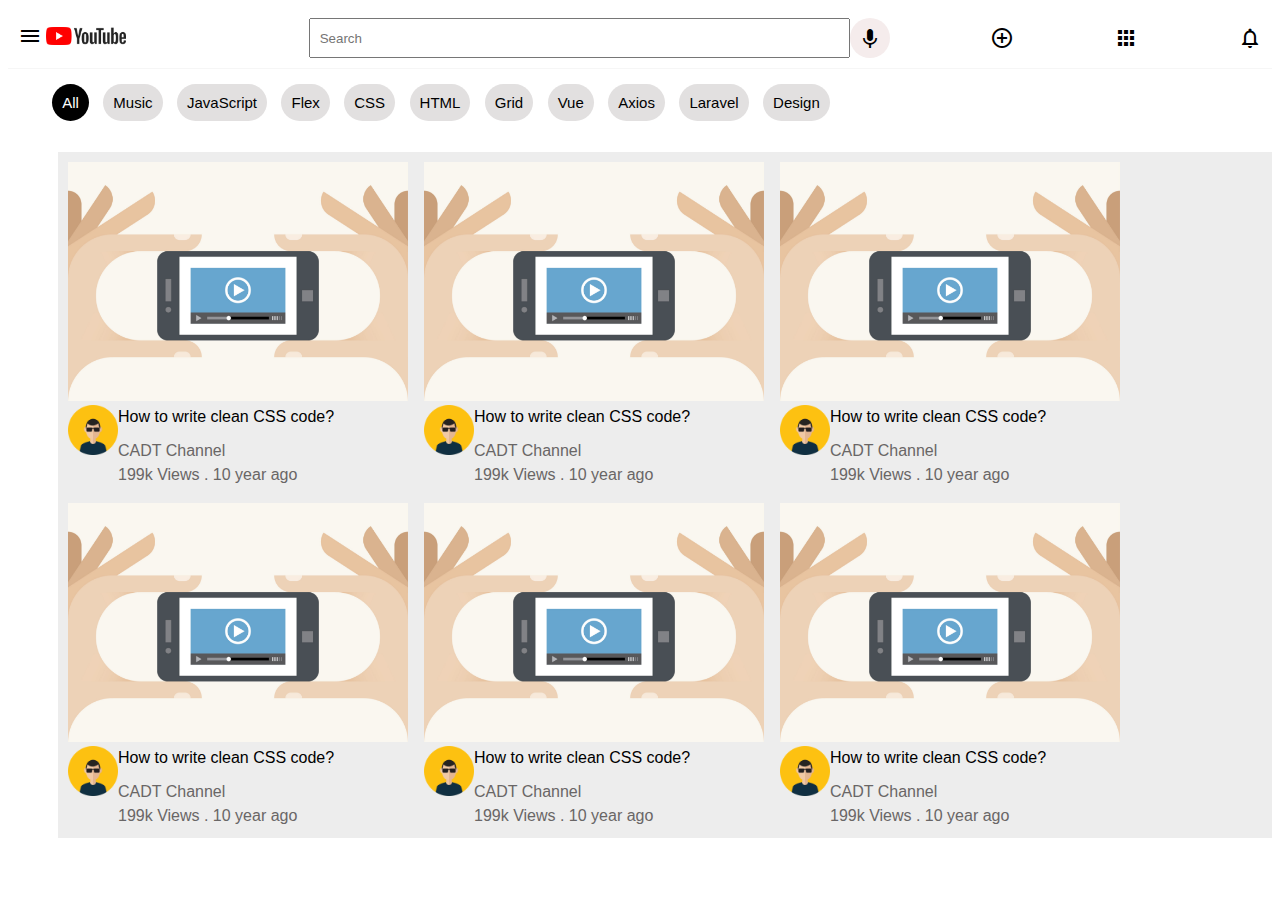
<file: EX 2/index.html>
<!DOCTYPE html>
<html lang="en">
<head>
    <meta charset="UTF-8">
    <meta http-equiv="X-UA-Compatible" content="IE=edge">
    <meta name="viewport" content="width=device-width, initial-scale=1.0">
    <title>YouTube</title>
    <link rel="stylesheet" href="https://fonts.googleapis.com/icon?family=Material+Icons">
    <link rel="stylesheet" href="css/main.css">
</head>
<body>
    <nav>
        <div class="nav-left">
            <i class="material-icons">menu</i>
            <img src="assets/logo.jpg" alt="logo" width="80" class="image">
        </div>
        <div class="nav-center">
            <input type="text" placeholder="Search">
            <i class="material-icons">keyboard_voice</i>
        </div>
        <div class="nav-right">
            <i class="material-icons">control_point</i>
            <i class="material-icons">apps</i>
            <i class="material-icons">notifications_none</i>
        </div>
    </nav>
    <header>
        <span class="active">All</span>
        <span>Music</span>
        <span>JavaScript</span>
        <span>Flex</span>
        <span>CSS</span>
        <span>HTML</span>
        <span>Grid</span>
        <span>Vue</span>
        <span>Axios</span>
        <span>Laravel</span>
        <span>Design</span>
    </header>
    <section class="video-container">
        <div class="video">
            <div class="video-thumbnail">
                <img src="assets/video-icon.png" alt="" width="300">
            </div>
            <div class="video-text">
                <div class="avatar">
                    <img src="assets/avatar.jpg" alt="" width="50">
                </div>
                <div class="text">
                    <strong>How to write clean CSS code?</strong>
                    <p>CADT Channel</p>
                    <span>199k Views . 10 year ago</span>
                </div>
            </div>
        </div>

        <div class="video">
            <div class="video-thumbnail">
                <img src="assets/video-icon.png" alt="" width="300">
            </div>
            <div class="video-text">
                <div class="avatar">
                    <img src="assets/avatar.jpg" alt="" width="50">
                </div>
                <div class="text">
                    <strong>How to write clean CSS code?</strong>
                    <p>CADT Channel</p>
                    <span>199k Views . 10 year ago</span>
                </div>
            </div>
        </div>

        <div class="video">
            <div class="video-thumbnail">
                <img src="assets/video-icon.png" alt="" width="300">
            </div>
            <div class="video-text">
                <div class="avatar">
                    <img src="assets/avatar.jpg" alt="" width="50">
                </div>
                <div class="text">
                    <strong>How to write clean CSS code?</strong>
                    <p>CADT Channel</p>
                    <span>199k Views . 10 year ago</span>
                </div>
            </div>
        </div>

        <div class="video">
            <div class="video-thumbnail">
                <img src="assets/video-icon.png" alt="" width="300">
            </div>
            <div class="video-text">
                <div class="avatar">
                    <img src="assets/avatar.jpg" alt="" width="50">
                </div>
                <div class="text">
                    <strong>How to write clean CSS code?</strong>
                    <p>CADT Channel</p>
                    <span>199k Views . 10 year ago</span>
                </div>
            </div>
        </div>

        <div class="video">
            <div class="video-thumbnail">
                <img src="assets/video-icon.png" alt="" width="300">
            </div>
            <div class="video-text">
                <div class="avatar">
                    <img src="assets/avatar.jpg" alt="" width="50">
                </div>
                <div class="text">
                    <strong>How to write clean CSS code?</strong>
                    <p>CADT Channel</p>
                    <span>199k Views . 10 year ago</span>
                </div>
            </div>
        </div>
        <div class="video">
            <div class="video-thumbnail">
                <img src="assets/video-icon.png" alt="" width="300">
            </div>
            <div class="video-text">
                <div class="avatar">
                    <img src="assets/avatar.jpg" alt="" width="50">
                </div>
                <div class="text">
                    <strong>How to write clean CSS code?</strong>
                    <p>CADT Channel</p>
                    <span>199k Views . 10 year ago</span>
                </div>
            </div>
        </div>
       
    </section>
</body>
</html>
</file>
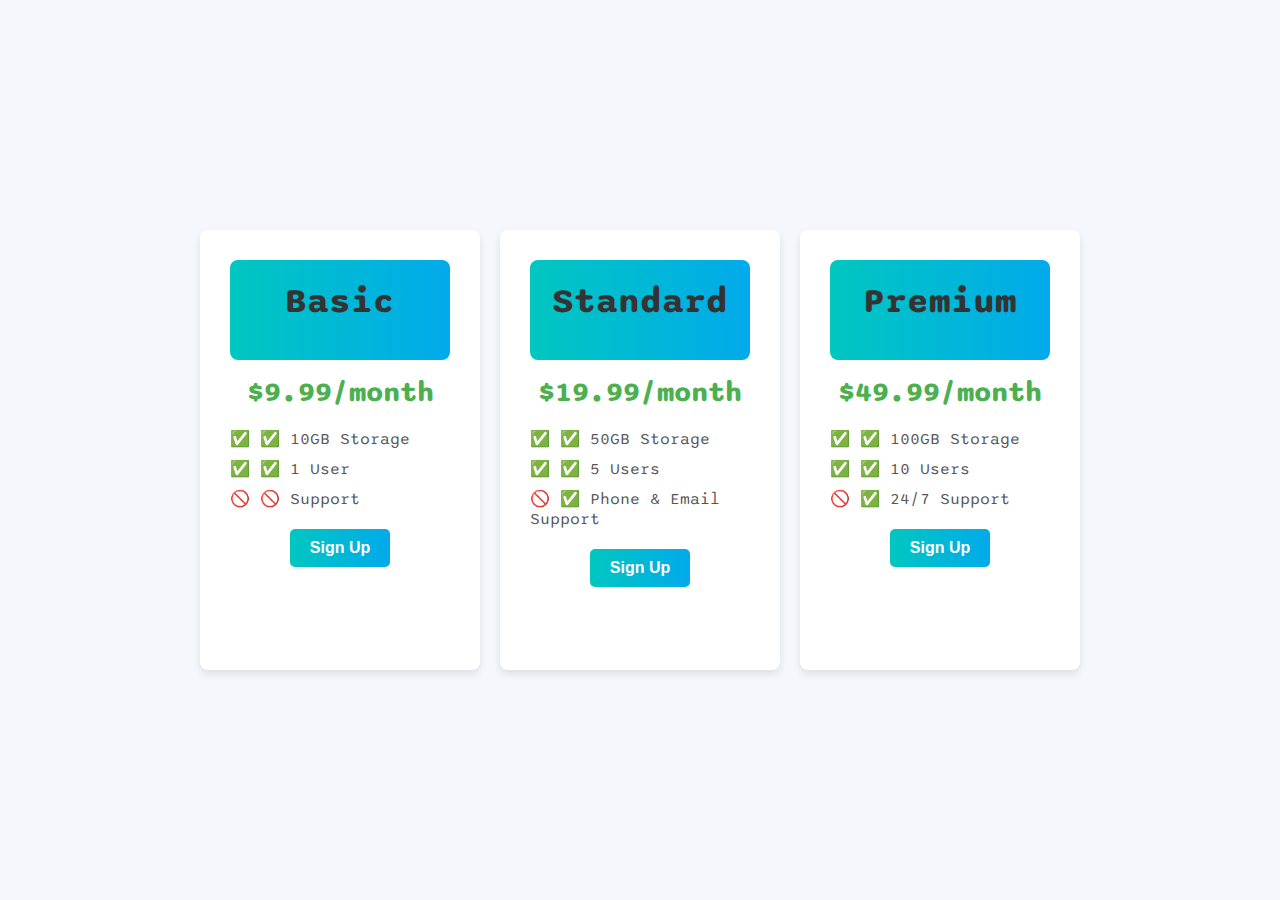
<file: EX 3/index.html>
<!DOCTYPE html>
<html>
  <head>
    <title>Flexbox Pricing Table</title>
    <link rel="preconnect" href="https://fonts.googleapis.com" />
    <link rel="preconnect" href="https://fonts.gstatic.com" crossorigin />
    
    <link
      href="https://fonts.googleapis.com/css2?family=Sono:wght@400;700&display=swap"
      rel="stylesheet"
    />
    
    <style>
      /* General Styling */
body {
  font-family: 'Sono', sans-serif;
  margin: 0;
  padding: 0;
  display: flex;
  justify-content: center;
  align-items: center;
  height: 100vh;
  background-color: #f4f7fc;
}

/* Container for all pricing plans */
.pricing-container {
  display: flex;
  justify-content: space-between;
  align-items: flex-start;
  gap: 20px;
  max-width: 1200px;
  padding: 20px;
  flex-wrap: wrap; 
  /* Allow plans to stack on smaller screens */
}


/* Individual pricing plan styling */
.pricing-plan {
  background-color: #fff;
  border-radius: 8px;
  box-shadow: 0 4px 8px rgba(0, 0, 0, 0.1);
  width: 220px;
  height: 380px;
  padding: 30px;
  text-align: center;
  transition: transform 0.3s ease, box-shadow 0.3s ease;
}

.pricing-plan:hover {
  transform: translateY(-5px);
  box-shadow: 0 6px 16px rgba(0, 0, 0, 0.15);
}

/* Title */
.plan-title {
  font-size: 35px;
  font-weight: bold;
  color: #333;
  margin-bottom: 15px;
  background:linear-gradient(to right,#00c7c0,#01aaeb);
  border-radius: 8px;
 height:80px;
 padding-top: 20px;
  
  
  
}


/* Price */
.plan-price {
  font-size: 28px;
  font-weight: 700;
  color: #4CAF50;
  margin-bottom: 20px;
}

/* Features list */
.plan-features {
  list-style: none;
  padding: 0;
  margin-bottom: 20px;
  text-align: left;
}

.plan-features li {
  font-size: 16px;
  margin-bottom: 10px;
  color: #555;
}

.plan-features li:nth-child(1)::before {
  content: '✅ ';
}

.plan-features li:nth-child(2)::before {
  content: '✅ ';
}

.plan-features li:nth-child(3)::before {
  content: '🚫 ';
}

/* Button Styling */
.plan-button {
  background:linear-gradient(to right,#00c7c0,#01aaeb);
  color: #fff;
  border: none;
  padding: 10px 20px;
  font-size: 16px;
  font-weight: bold;
  border-radius: 5px;
  cursor: pointer;
  transition: background-color 0.3s ease;
}

.plan-button:hover {
  background-color: #45a049;
}

/* Responsive Design */
@media (max-width: 800px) {
  .pricing-container {
    flex-direction: column;
    align-items: center;
  }
  
  .pricing-plan {
    width: 90%;
    margin-bottom: 20px;
  }
}

@media (max-width: 500px) {
  .plan-title {
    font-size: 20px;
  }

  .plan-price {
    font-size: 24px;
  }

  .plan-button {
    width: 100%;
    padding: 12px 20px;
    font-size: 18px;
    
  }
}

    </style>
  </head>

  <body>
    <div class="pricing-container">
      <div class="pricing-plan">
        <div class="plan-title">Basic</div>
        <div class="plan-price">$9.99/month</div>
        <ul class="plan-features">
          <li>✅ 10GB Storage</li>
          <li>✅ 1 User</li>
          <li>🚫 Support</li>
        </ul>
        <button class="plan-button">Sign Up</button>
      </div>
      <div class="pricing-plan">
        <div class="plan-title">Standard</div>
        <div class="plan-price">$19.99/month</div>
        <ul class="plan-features">
          <li>✅ 50GB Storage</li>
          <li>✅ 5 Users</li>
          <li>✅ Phone &amp; Email Support</li>
        </ul>
        <button class="plan-button">Sign Up</button>
      </div>
      <div class="pricing-plan">
        <div class="plan-title">Premium</div>
        <div class="plan-price">$49.99/month</div>
        <ul class="plan-features">
          <li>✅ 100GB Storage</li>
          <li>✅ 10 Users</li>
          <li>✅ 24/7 Support</li>
        </ul>
        <button class="plan-button">Sign Up</button>
      </div>
    </div>
  </body>
</html>
</file>
<file: EX 2/css/main.css>
body {
    font-family: Roboto, Arial, sans-serif;
}
nav {
 
    /*  TODO */
    display: flex;
    flex-direction: row;
    align-items: center;
    box-shadow: rgba(27, 31, 35, 0.04) 0px 1px 0px, rgba(255, 255, 255, 0.25) 0px 1px 0px inset;
    padding: 10px;
    
    
}
.nav-left {
    /*  TODO */
    width: 25%;

    
}
.image{
    padding-bottom: 3px;
}
.nav-right {
    /*  TODO */
    padding-left: 100px;
    display: flex;
    gap: 100px;
    
    
}
.nav-center {
    /*  TODO */
    display: flex;
    width: 50%;
    
}

.nav-center input {
    width: 90%;
    padding: 9px;
}
.nav-center i {
    background: #f5ecec;
    padding: 8px;
    box-sizing: border-box;
    border-radius: 50%;
}
header {
    width: 93%;
    margin: auto;
    margin-top: 16px;
    padding: 10px;
}
header span {
    padding: 10px;
    background: #e2e0e0;
    border-radius: 40px;
    cursor: pointer;
    font-size: 15px;
    margin-right: 10px;
}
.active {
    background: #000;
    color: #fff;
}
.video-container { 
    /*  TODO */
    display: flex;
    flex-direction: row;
    gap: 1em;
    padding: 10px;
    background-color:rgb(237,237,237,255);
    margin-top: 30px;
    margin-left: 50px;
    flex-wrap: wrap;
    

    
}
.video {
    /*  TODO */
}
.video-thumbnail img {
   /*  TODO */
   width: 340px;
}
.video-text {
  /*  TODO */
  display: flex;
  align-items:flex-start;
  
 }


.text {
    line-height: 1.5;
}
.text p {
    margin: 0;
    margin-top: 10px;
}
.text p,
.text span {
    color: rgb(105, 102, 102);
}
.text strong {
    font-weight: 500;
}
</file>
